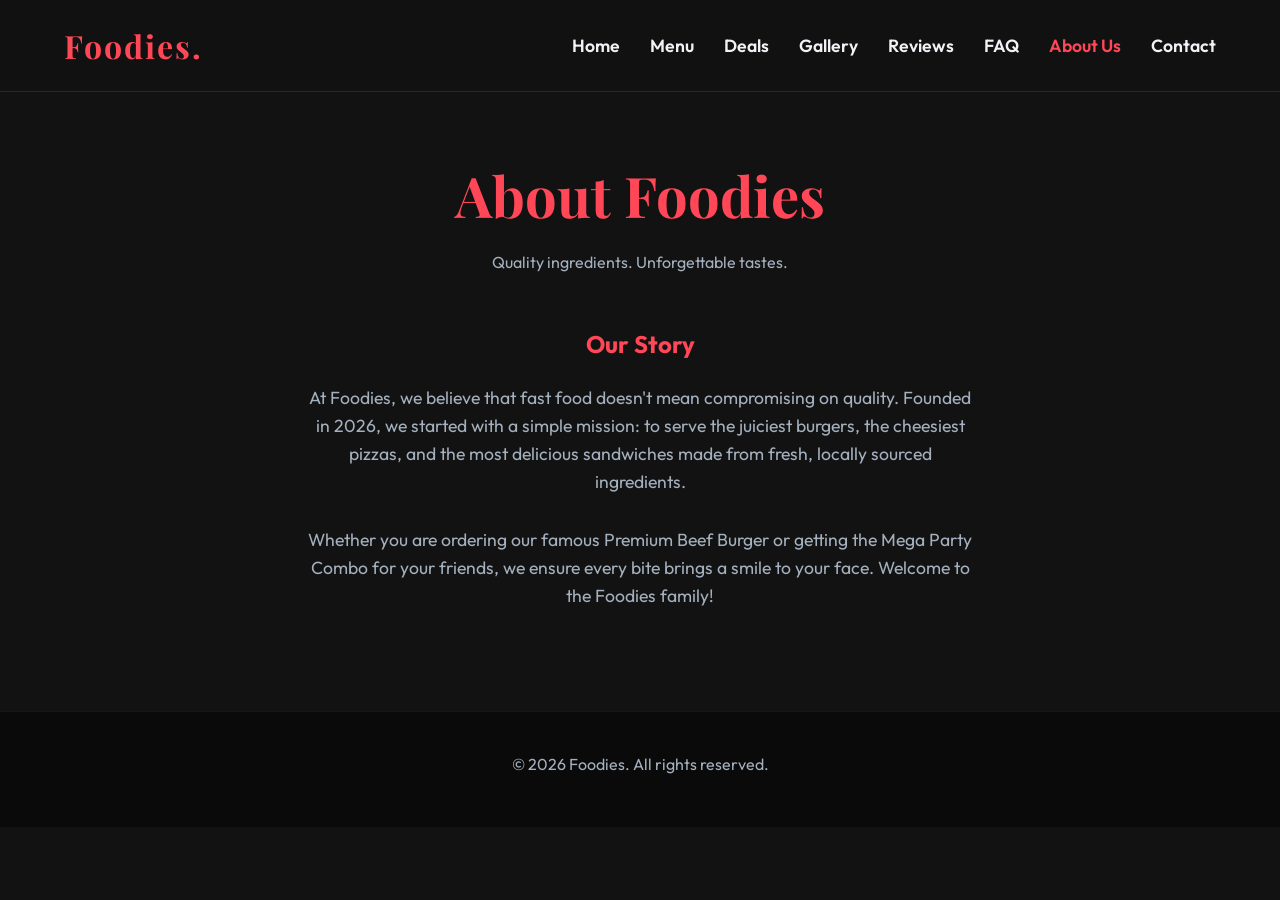
<file: about.html>
<!DOCTYPE html>
<html lang="en">
<head>
    <meta charset="UTF-8">
    <meta name="viewport" content="width=device-width, initial-scale=1.0">
    <title>About Us | Foodies</title>
    <meta name="description" content="Learn more about Foodies and our mission to serve the best fast food.">
    <link rel="stylesheet" href="style.css">
</head>
<body>
    <header>
        <a href="index.html" class="logo">Foodies.</a>
        <nav>
            <ul id="nav-links">
                <li><a href="index.html">Home</a></li>
                <li><a href="menu.html">Menu</a></li>
                <li><a href="deals.html">Deals</a></li>
                <li><a href="gallery.html">Gallery</a></li>
                <li><a href="reviews.html">Reviews</a></li>
                <li><a href="faq.html">FAQ</a></li>
                <li><a href="about.html" class="active">About Us</a></li>
                <li><a href="contact.html">Contact</a></li>
            </ul>
        </nav>
    </header>

    <div class="page-header">
        <h1>About Foodies</h1>
        <p style="color: var(--text-muted); margin-top: 10px;">Quality ingredients. Unforgettable tastes.</p>
    </div>

    <section style="padding: 0 5% 100px; text-align: center; max-width: 800px; margin: 0 auto;">
        <h2 style="margin-bottom: 20px; color: var(--primary-color);">Our Story</h2>
        <p style="font-size: 1.1rem; color: var(--text-muted); margin-bottom: 30px;">
            At Foodies, we believe that fast food doesn't mean compromising on quality. Founded in 2026, we started with a simple mission: to serve the juiciest burgers, the cheesiest pizzas, and the most delicious sandwiches made from fresh, locally sourced ingredients. 
        </p>
        <p style="font-size: 1.1rem; color: var(--text-muted);">
            Whether you are ordering our famous Premium Beef Burger or getting the Mega Party Combo for your friends, we ensure every bite brings a smile to your face. Welcome to the Foodies family!
        </p>
    </section>

    <footer>
        <p>&copy; 2026 Foodies. All rights reserved.</p>
    </footer>

    <script src="script.js"></script>
</body>
</html>
</file>
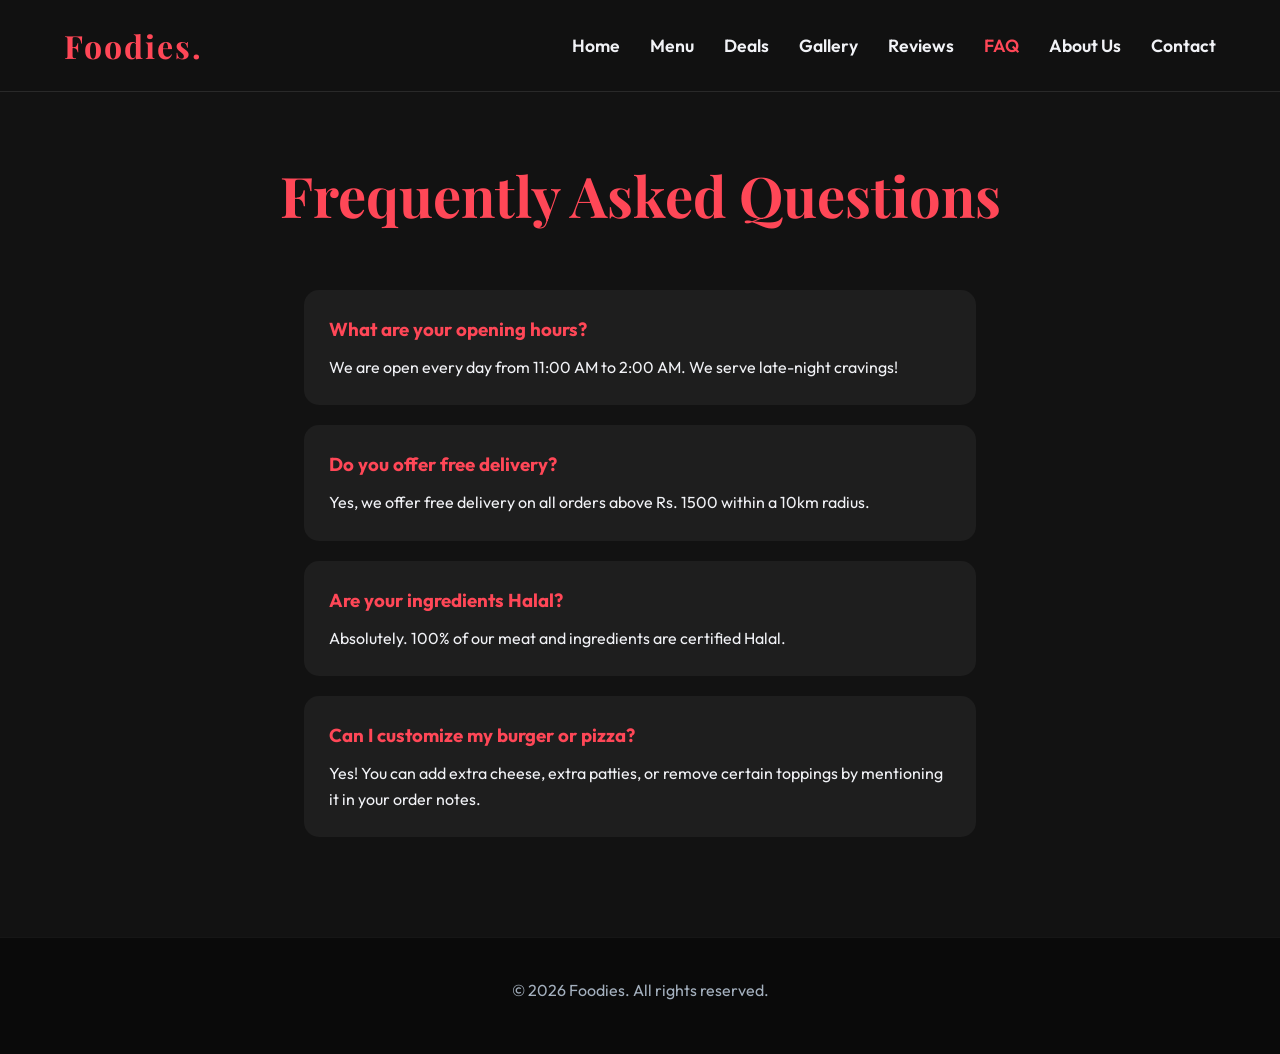
<file: faq.html>
<!DOCTYPE html>
<html lang="en">
<head>
    <meta charset="UTF-8">
    <meta name="viewport" content="width=device-width, initial-scale=1.0">
    <title>FAQ | Foodies</title>
    <link rel="stylesheet" href="style.css">
    <style>
        .faq-item { background: var(--card-bg); padding: 25px; border-radius: 15px; margin-bottom: 20px; }
        .faq-item h3 { color: var(--primary-color); margin-bottom: 10px; }
    </style>
</head>
<body>
    <header>
        <a href="index.html" class="logo">Foodies.</a>
        <nav>
            <ul id="nav-links">
                <li><a href="index.html">Home</a></li>
                <li><a href="menu.html">Menu</a></li>
                <li><a href="deals.html">Deals</a></li>
                <li><a href="gallery.html">Gallery</a></li>
                <li><a href="reviews.html">Reviews</a></li>
                <li><a href="faq.html" class="active">FAQ</a></li>
                <li><a href="about.html">About Us</a></li>
                <li><a href="contact.html">Contact</a></li>
            </ul>
        </nav>
    </header>

    <div class="page-header">
        <h1>Frequently Asked Questions</h1>
    </div>

    <section style="max-width: 800px; margin: 0 auto 100px; padding: 0 5%;">
        <div class="faq-item">
            <h3>What are your opening hours?</h3>
            <p>We are open every day from 11:00 AM to 2:00 AM. We serve late-night cravings!</p>
        </div>
        <div class="faq-item">
            <h3>Do you offer free delivery?</h3>
            <p>Yes, we offer free delivery on all orders above Rs. 1500 within a 10km radius.</p>
        </div>
        <div class="faq-item">
            <h3>Are your ingredients Halal?</h3>
            <p>Absolutely. 100% of our meat and ingredients are certified Halal.</p>
        </div>
        <div class="faq-item">
            <h3>Can I customize my burger or pizza?</h3>
            <p>Yes! You can add extra cheese, extra patties, or remove certain toppings by mentioning it in your order notes.</p>
        </div>
    </section>

    <footer>
        <p>&copy; 2026 Foodies. All rights reserved.</p>
    </footer>
    <script src="script.js"></script>
</body>
</html>
</file>
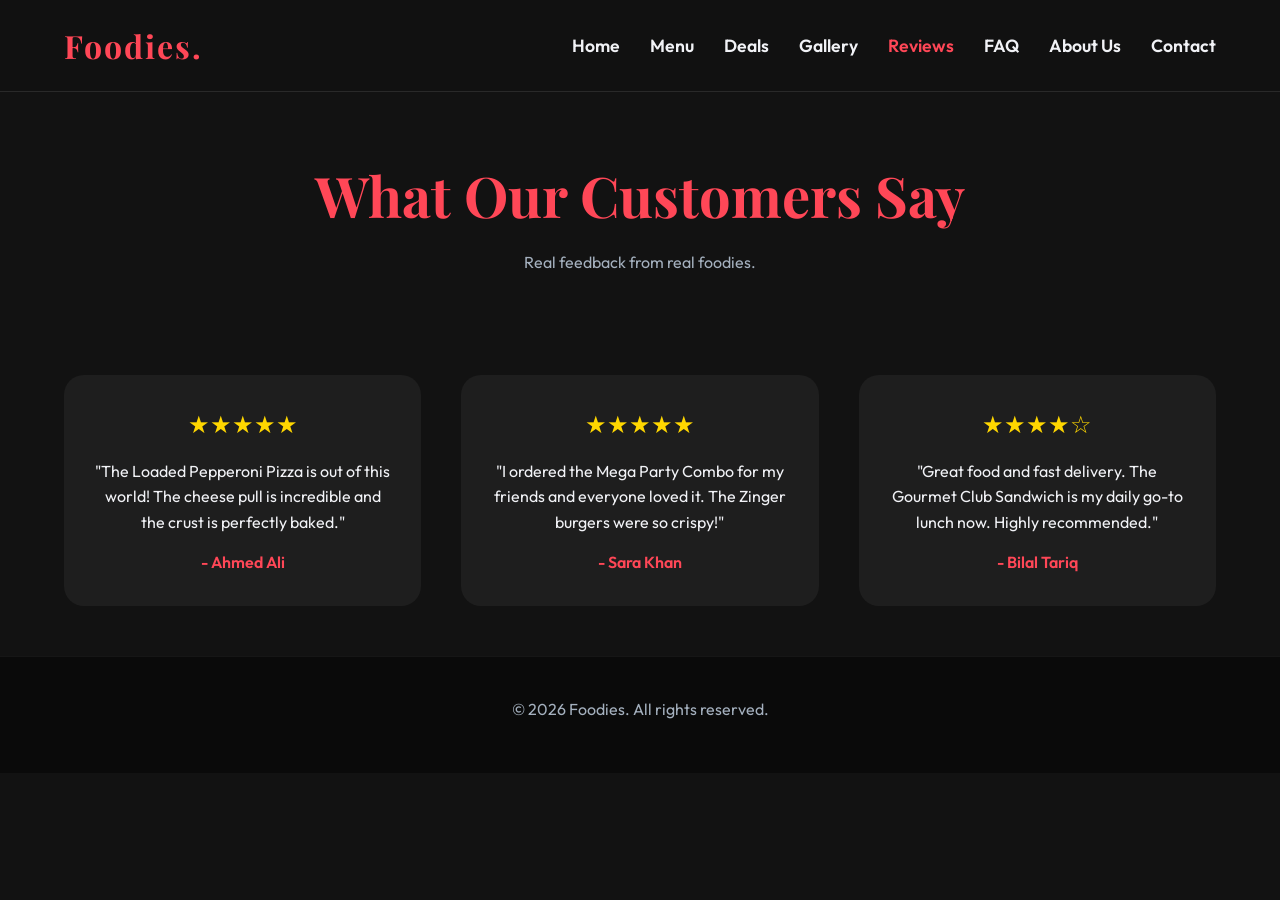
<file: reviews.html>
<!DOCTYPE html>
<html lang="en">
<head>
    <meta charset="UTF-8">
    <meta name="viewport" content="width=device-width, initial-scale=1.0">
    <title>Customer Reviews | Foodies</title>
    <link rel="stylesheet" href="style.css">
    <style>
        .review-card { background: var(--card-bg); padding: 30px; border-radius: 20px; text-align: center; }
        .stars { color: gold; font-size: 1.5rem; margin-bottom: 15px; }
        .reviewer-name { color: var(--primary-color); font-weight: 600; margin-top: 15px; }
    </style>
</head>
<body>
    <header>
        <a href="index.html" class="logo">Foodies.</a>
        <nav>
            <ul id="nav-links">
                <li><a href="index.html">Home</a></li>
                <li><a href="menu.html">Menu</a></li>
                <li><a href="deals.html">Deals</a></li>
                <li><a href="gallery.html">Gallery</a></li>
                <li><a href="reviews.html" class="active">Reviews</a></li>
                <li><a href="faq.html">FAQ</a></li>
                <li><a href="about.html">About Us</a></li>
                <li><a href="contact.html">Contact</a></li>
            </ul>
        </nav>
    </header>

    <div class="page-header">
        <h1>What Our Customers Say</h1>
        <p style="color: var(--text-muted); margin-top: 10px;">Real feedback from real foodies.</p>
    </div>

    <section class="grid-container">
        <div class="review-card">
            <div class="stars">★★★★★</div>
            <p>"The Loaded Pepperoni Pizza is out of this world! The cheese pull is incredible and the crust is perfectly baked."</p>
            <div class="reviewer-name">- Ahmed Ali</div>
        </div>
        <div class="review-card">
            <div class="stars">★★★★★</div>
            <p>"I ordered the Mega Party Combo for my friends and everyone loved it. The Zinger burgers were so crispy!"</p>
            <div class="reviewer-name">- Sara Khan</div>
        </div>
        <div class="review-card">
            <div class="stars">★★★★☆</div>
            <p>"Great food and fast delivery. The Gourmet Club Sandwich is my daily go-to lunch now. Highly recommended."</p>
            <div class="reviewer-name">- Bilal Tariq</div>
        </div>
    </section>

    <footer>
        <p>&copy; 2026 Foodies. All rights reserved.</p>
    </footer>
    <script src="script.js"></script>
</body>
</html>
</file>
<file: style.css>
@import url('https://fonts.googleapis.com/css2?family=Outfit:wght@300;400;600;800&family=Playfair+Display:wght@700&display=swap');

:root {
  --primary-color: #ff4757;
  --secondary-color: #2ed573;
  --dark-bg: #121212;
  --card-bg: #1e1e1e;
  --text-light: #f1f2f6;
  --text-muted: #a4b0be;
  --transition: all 0.3s ease;
}

* {
  margin: 0;
  padding: 0;
  box-sizing: border-box;
}

body {
  font-family: 'Outfit', sans-serif;
  background-color: var(--dark-bg);
  color: var(--text-light);
  line-height: 1.6;
}

/* Navbar */
header {
  background-color: rgba(18, 18, 18, 0.9);
  backdrop-filter: blur(10px);
  position: fixed;
  width: 100%;
  top: 0;
  z-index: 1000;
  padding: 20px 5%;
  display: flex;
  justify-content: space-between;
  align-items: center;
  border-bottom: 1px solid rgba(255, 255, 255, 0.1);
}

.logo {
  font-family: 'Playfair Display', serif;
  font-size: 2rem;
  color: var(--primary-color);
  text-decoration: none;
  font-weight: 700;
  letter-spacing: 2px;
}

nav ul {
  list-style: none;
  display: flex;
  gap: 30px;
}

nav a {
  text-decoration: none;
  color: var(--text-light);
  font-weight: 600;
  font-size: 1.1rem;
  transition: var(--transition);
}

nav a:hover, nav a.active {
  color: var(--primary-color);
}

/* Hero Section */
.hero {
  height: 100vh;
  display: flex;
  align-items: center;
  padding: 0 5%;
  margin-top: 60px;
}

.hero-content {
  flex: 1;
}

.hero-content h1 {
  font-size: 4rem;
  line-height: 1.2;
  margin-bottom: 20px;
  font-family: 'Playfair Display', serif;
}

.hero-content h1 span {
  color: var(--primary-color);
}

.hero-content p {
  font-size: 1.2rem;
  color: var(--text-muted);
  margin-bottom: 30px;
  max-width: 500px;
}

.btn {
  display: inline-block;
  padding: 15px 35px;
  background-color: var(--primary-color);
  color: #fff;
  text-decoration: none;
  border-radius: 30px;
  font-weight: 600;
  font-size: 1.1rem;
  transition: var(--transition);
  box-shadow: 0 10px 20px rgba(255, 71, 87, 0.3);
}

.btn:hover {
  transform: translateY(-5px);
  box-shadow: 0 15px 25px rgba(255, 71, 87, 0.5);
}

.hero-image {
  flex: 1;
  display: flex;
  justify-content: flex-end;
}

.hero-image img {
  width: 90%;
  max-width: 600px;
  border-radius: 20px;
  box-shadow: 0 20px 40px rgba(0,0,0,0.5);
  animation: float 6s ease-in-out infinite;
}

@keyframes float {
  0% { transform: translateY(0px); }
  50% { transform: translateY(-20px); }
  100% { transform: translateY(0px); }
}

/* Page Headers */
.page-header {
  padding: 150px 5% 50px;
  text-align: center;
}

.page-header h1 {
  font-size: 3.5rem;
  color: var(--primary-color);
  font-family: 'Playfair Display', serif;
}

/* Grid Layout for Menu/Deals */
.grid-container {
  display: grid;
  grid-template-columns: repeat(auto-fit, minmax(300px, 1fr));
  gap: 40px;
  padding: 50px 5%;
}

.card {
  background: var(--card-bg);
  border-radius: 20px;
  overflow: hidden;
  transition: var(--transition);
  box-shadow: 0 10px 30px rgba(0,0,0,0.3);
}

.card:hover {
  transform: translateY(-10px);
  box-shadow: 0 20px 40px rgba(0,0,0,0.6);
}

.card-img {
  width: 100%;
  height: 250px;
  object-fit: cover;
}

.card-content {
  padding: 25px;
}

.card-title {
  font-size: 1.5rem;
  margin-bottom: 10px;
  font-weight: 600;
}

.card-desc {
  color: var(--text-muted);
  margin-bottom: 20px;
  font-size: 0.95rem;
}

.card-price {
  font-size: 1.4rem;
  color: var(--primary-color);
  font-weight: 800;
  display: flex;
  justify-content: space-between;
  align-items: center;
}

.add-btn {
  background: transparent;
  border: 2px solid var(--primary-color);
  color: var(--primary-color);
  padding: 8px 20px;
  border-radius: 20px;
  cursor: pointer;
  font-weight: 600;
  transition: var(--transition);
}

.add-btn:hover {
  background: var(--primary-color);
  color: #fff;
}

/* Forms */
.form-container {
  max-width: 600px;
  margin: 0;
  background: var(--card-bg);
  padding: 40px;
  border-radius: 20px;
}

.contact-section {
  display: flex;
  align-items: flex-start;
  justify-content: center;
  gap: 50px;
  padding: 0 5% 100px;
  max-width: 1200px;
  margin: 0 auto;
}

.contact-image-container {
  flex: 1;
  max-width: 500px;
}

.contact-image-container img {
  width: 100%;
  border-radius: 20px;
  box-shadow: 0 20px 40px rgba(0,0,0,0.5);
  border: 3px solid var(--primary-color);
}

.contact-form-container {
  flex: 1;
}

@media (max-width: 992px) {
  .contact-section {
    flex-direction: column;
    align-items: center;
  }
  .contact-image-container {
    max-width: 100%;
    margin-bottom: 40px;
  }
}


.form-group {
  margin-bottom: 25px;
}

.form-group label {
  display: block;
  margin-bottom: 10px;
  color: var(--text-muted);
}

.form-control {
  width: 100%;
  padding: 15px;
  background: rgba(255,255,255,0.05);
  border: 1px solid rgba(255,255,255,0.1);
  border-radius: 10px;
  color: #fff;
  font-family: inherit;
  font-size: 1rem;
}

.form-control:focus {
  outline: none;
  border-color: var(--primary-color);
}

/* Footer */
footer {
  text-align: center;
  padding: 40px;
  background: #0a0a0a;
  color: var(--text-muted);
  border-top: 1px solid rgba(255,255,255,0.05);
}

footer p {
  margin-bottom: 10px;
}

/* Responsive Typography */
html {
  font-size: 16px;
}

@media (max-width: 1200px) {
  .hero-content h1 { font-size: 3.5rem; }
}

@media (max-width: 992px) {
  .hero-content h1 { font-size: 3rem; }
  .page-header h1 { font-size: 3rem; }
}

/* Hamburger Menu */
.menu-toggle {
  display: none;
  flex-direction: column;
  gap: 5px;
  cursor: pointer;
  z-index: 1001;
}

.menu-toggle span {
  width: 30px;
  height: 3px;
  background-color: var(--text-light);
  border-radius: 5px;
  transition: var(--transition);
}

/* Mobile Nav */
@media (max-width: 768px) {
  .menu-toggle {
    display: flex;
  }

  nav ul {
    position: fixed;
    top: 0;
    right: -100%;
    width: 70%;
    height: 100vh;
    background-color: var(--card-bg);
    flex-direction: column;
    justify-content: center;
    align-items: center;
    transition: 0.4s ease-in-out;
    box-shadow: -10px 0 30px rgba(0,0,0,0.5);
  }

  nav ul.active {
    right: 0;
  }

  .hero {
    flex-direction: column-reverse;
    text-align: center;
    padding-top: 100px;
    height: auto;
    padding-bottom: 50px;
  }

  .hero-content h1 {
    font-size: 2.5rem;
  }

  .hero-image img {
    width: 100%;
    margin-bottom: 30px;
  }

  .page-header {
    padding: 120px 5% 30px;
  }

  .page-header h1 {
    font-size: 2.2rem;
  }

  .grid-container {
    grid-template-columns: 1fr;
    padding: 30px 5%;
  }

  .form-container {
    padding: 25px;
  }
}

/* Hamburger Animation */
.menu-toggle.active span:nth-child(1) {
  transform: translateY(8px) rotate(45deg);
}

.menu-toggle.active span:nth-child(2) {
  opacity: 0;
}

.menu-toggle.active span:nth-child(3) {
  transform: translateY(-8px) rotate(-45deg);
}
</file>
